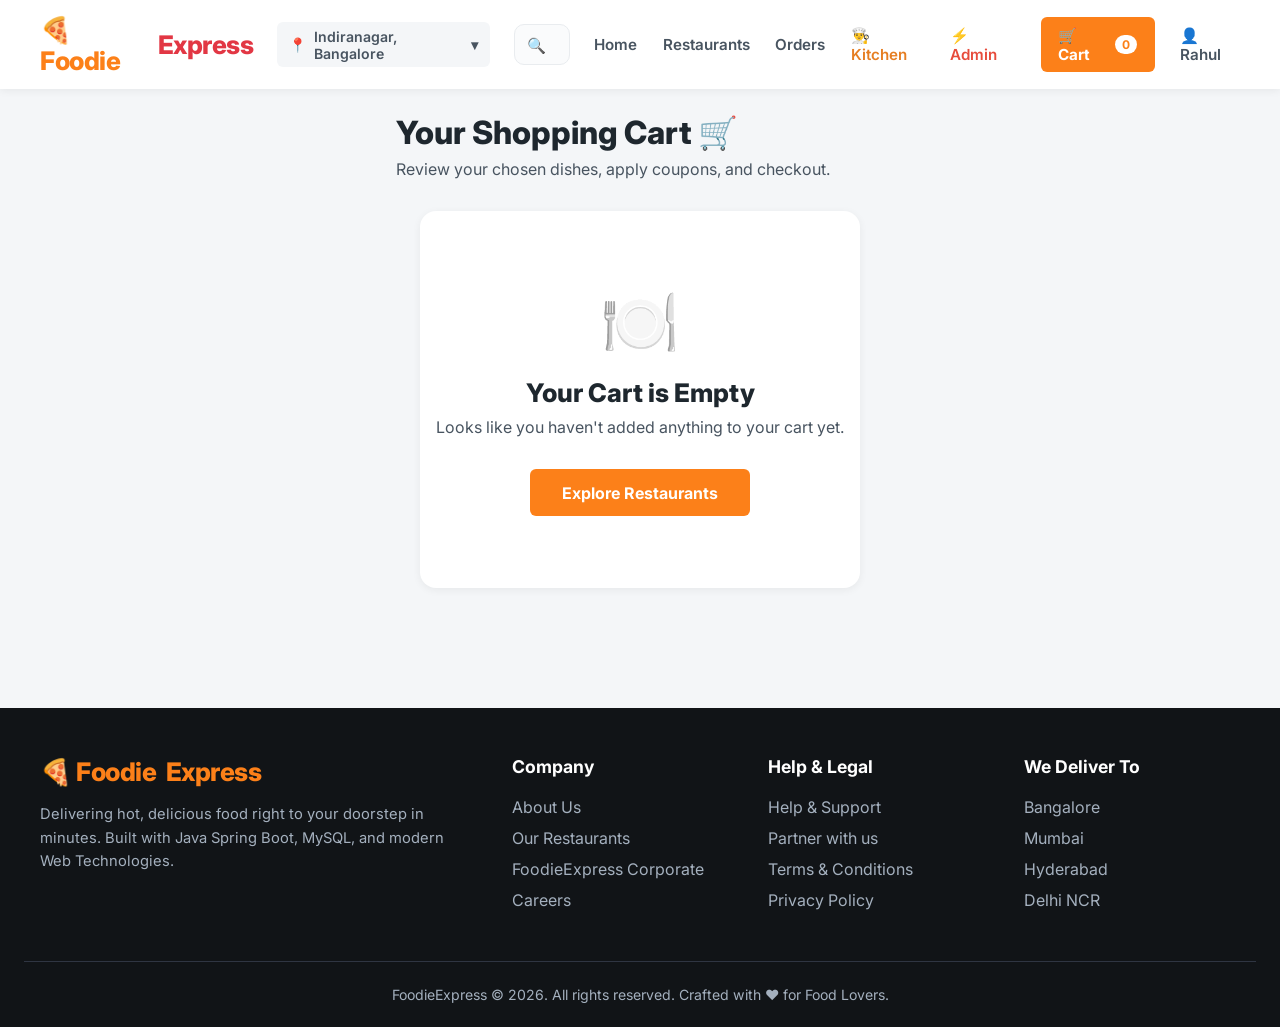
<file: src/main/resources/static/cart.html>
<!DOCTYPE html>
<html lang="en">
<head>
  <meta charset="UTF-8">
  <meta name="viewport" content="width=device-width, initial-scale=1.0">
  <title>FoodieExpress - Shopping Cart</title>
  <link rel="stylesheet" href="css/style.css">
  <link href="https://fonts.googleapis.com/css2?family=Inter:wght@400;500;600;700;800&display=swap" rel="stylesheet">
</head>
<body>

  <div id="navbarContainer"></div>

  <main class="container">
    <div style="margin-bottom: 2rem;">
      <h1 style="font-size: 2rem; font-weight: 800; margin-bottom: 0.4rem;">Your Shopping Cart 🛒</h1>
      <p style="color: var(--dark-light);">Review your chosen dishes, apply coupons, and checkout.</p>
    </div>

    <div class="cart-layout" id="cartContent">
      <!-- Dynamically Rendered -->
    </div>
  </main>

  <div id="footerContainer"></div>

  <script src="js/app.js"></script>
  <script>
    renderHeader('cart');
    renderFooter();

    function renderCartPage() {
      const container = document.getElementById('cartContent');
      const cart = getCart();

      if (cart.length === 0) {
        container.innerHTML = `
          <div style="grid-column: 1 / -1; text-align: center; padding: 4.5rem 1rem; background: white; border-radius: var(--radius-lg); box-shadow: var(--shadow-sm);">
            <div style="font-size: 4rem; margin-bottom: 1rem;">🍽️</div>
            <h2 style="font-size: 1.6rem; font-weight: 800; margin-bottom: 0.6rem;">Your Cart is Empty</h2>
            <p style="color: var(--dark-light); margin-bottom: 2rem;">Looks like you haven't added anything to your cart yet.</p>
            <a href="restaurants.html" class="btn-primary" style="display: inline-block; width: auto; padding: 0.85rem 2rem;">Explore Restaurants</a>
          </div>
        `;
        return;
      }

      const { itemTotal, deliveryFee, platformFee, taxAmount, grandTotal } = getCartCalculations();

      container.innerHTML = `
        <!-- Left: Cart Items List -->
        <div>
          <div class="card">
            <h2 style="font-size: 1.3rem; font-weight: 800; margin-bottom: 1.2rem; border-bottom: 1px solid var(--card-border); padding-bottom: 0.6rem;">Items in Cart (${cart.length})</h2>
            <div id="cartItemsList">
              ${cart.map(item => `
                <div style="display: flex; justify-content: space-between; align-items: center; padding: 1rem 0; border-bottom: 1px solid var(--card-border);">
                  <div style="display: flex; align-items: center; gap: 1rem;">
                    <div class="${item.isVeg ? 'veg-icon' : 'nonveg-icon'}" style="margin: 0;">
                      <div class="circle"></div>
                    </div>
                    <div>
                      <h4 style="font-size: 1rem; font-weight: 700; margin-bottom: 0.2rem;">${item.name}</h4>
                      <div style="font-size: 0.88rem; color: var(--dark-light);">₹${item.price} each</div>
                    </div>
                  </div>

                  <div style="display: flex; align-items: center; gap: 1.5rem;">
                    <div class="qty-counter" style="margin: 0;">
                      <button onclick="changeQty(${item.id}, -1)">−</button>
                      <span>${item.quantity}</span>
                      <button onclick="changeQty(${item.id}, 1)">+</button>
                    </div>
                    <div style="font-weight: 800; min-width: 60px; text-align: right;">
                      ₹${item.price * item.quantity}
                    </div>
                  </div>
                </div>
              `).join('')}
            </div>
          </div>

          <!-- Coupon Card -->
          <div class="card" style="display: flex; justify-content: space-between; align-items: center;">
            <div style="display: flex; align-items: center; gap: 0.8rem;">
              <span style="font-size: 1.6rem;">🎟️</span>
              <div>
                <strong style="font-size: 0.95rem;">FOODIE50 Applied</strong>
                <p style="font-size: 0.82rem; color: #2ecc71;">₹50 discount unlocked!</p>
              </div>
            </div>
            <span style="font-size: 0.85rem; font-weight: bold; color: var(--secondary); cursor: pointer;">REMOVE</span>
          </div>
        </div>

        <!-- Right: Bill Details -->
        <div>
          <div class="card">
            <h2 style="font-size: 1.3rem; font-weight: 800; margin-bottom: 1.2rem; border-bottom: 1px solid var(--card-border); padding-bottom: 0.6rem;">Bill Details</h2>

            <div class="bill-row">
              <span>Item Total</span>
              <span>₹${itemTotal}</span>
            </div>
            <div class="bill-row">
              <span>Delivery Fee</span>
              <span>₹${deliveryFee}</span>
            </div>
            <div class="bill-row">
              <span>Platform Fee</span>
              <span>₹${platformFee}</span>
            </div>
            <div class="bill-row">
              <span>GST & Restaurant Charges</span>
              <span>₹${taxAmount}</span>
            </div>

            <div class="bill-row total">
              <span>TO PAY</span>
              <span style="color: var(--primary);">₹${grandTotal}</span>
            </div>

            <button onclick="window.location.href='checkout.html'" class="btn-primary" style="margin-top: 1.5rem;">
              Proceed to Checkout &rarr;
            </button>
          </div>
        </div>
      `;
    }

    function changeQty(itemId, delta) {
      updateCartQuantity(itemId, delta);
      renderCartPage();
    }

    renderCartPage();
  </script>
</body>
</html>
</file>
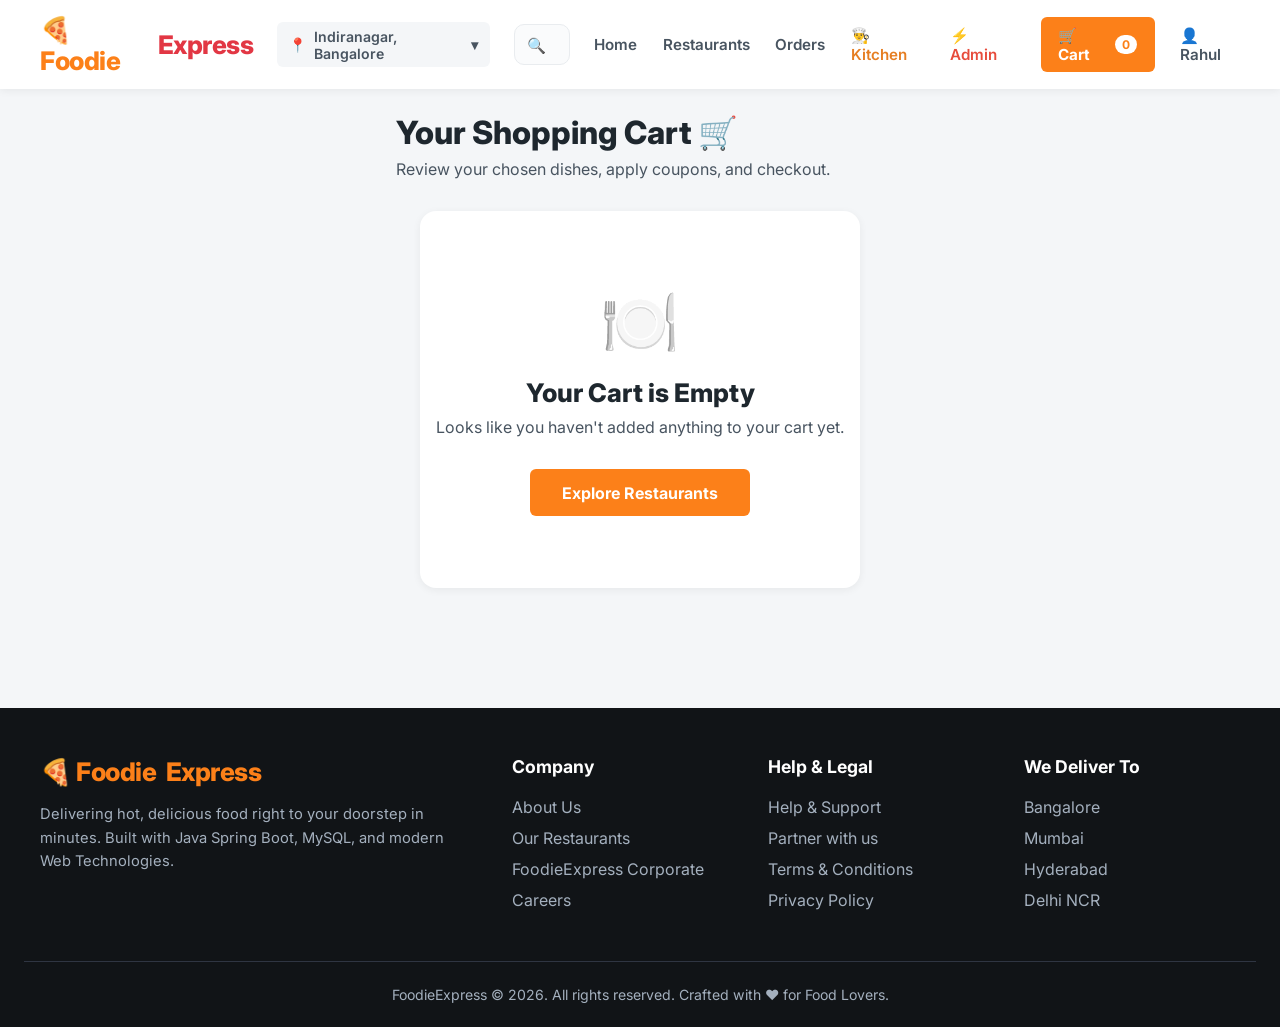
<file: src/main/resources/static/checkout.html>
<!DOCTYPE html>
<html lang="en">
<head>
  <meta charset="UTF-8">
  <meta name="viewport" content="width=device-width, initial-scale=1.0">
  <title>FoodieExpress - Checkout & Payment</title>
  <link rel="stylesheet" href="css/style.css">
  <link href="https://fonts.googleapis.com/css2?family=Inter:wght@400;500;600;700;800&display=swap" rel="stylesheet">
  <!-- Official Razorpay Checkout JS SDK -->
  <script src="https://checkout.razorpay.com/v1/checkout.js"></script>
</head>
<body>

  <div id="navbarContainer"></div>

  <main class="container">
    <div style="margin-bottom: 2rem;">
      <h1 style="font-size: 2rem; font-weight: 800; margin-bottom: 0.4rem;">Checkout & Delivery</h1>
      <p style="color: var(--dark-light);">Select your delivery address, review billing, and pay securely.</p>
    </div>

    <div class="cart-layout">
      <!-- Left Column: Address & Payment Options -->
      <div>
        <!-- 1. Delivery Address Card -->
        <div class="card">
          <h2 style="font-size: 1.25rem; font-weight: 800; margin-bottom: 1rem; display: flex; align-items: center; gap: 8px;">
            📍 1. Delivery Address
          </h2>

          <div style="display: flex; flex-direction: column; gap: 0.8rem; margin-bottom: 1.2rem;">
            <label style="display: flex; align-items: flex-start; gap: 12px; padding: 1rem; border: 2px solid var(--primary); background: #fffaf5; border-radius: 8px; cursor: pointer;">
              <input type="radio" name="addressSelect" value="1" checked style="margin-top: 4px; width: auto;">
              <div style="flex: 1;">
                <div style="display: flex; justify-content: space-between; align-items: center; margin-bottom: 0.3rem;">
                  <strong id="userName">Rahul Sharma</strong>
                  <span style="background: var(--primary); color: white; font-size: 0.75rem; padding: 2px 8px; border-radius: 12px; font-weight: bold;">HOME</span>
                </div>
                <p id="userAddress" style="font-size: 0.9rem; color: var(--dark-light); line-height: 1.4;">
                  Flat 402, Sunshine Heights, 12th Main Road, HAL 2nd Stage, Indiranagar, Bangalore - 560038
                </p>
                <small id="userPhone" style="color: var(--dark-light); font-weight: 600;">📞 +91 98111 22233</small>
              </div>
            </label>

            <label style="display: flex; align-items: flex-start; gap: 12px; padding: 1rem; border: 1px solid var(--card-border); border-radius: 8px; cursor: pointer;">
              <input type="radio" name="addressSelect" value="2" style="margin-top: 4px; width: auto;">
              <div style="flex: 1;">
                <div style="display: flex; justify-content: space-between; align-items: center; margin-bottom: 0.3rem;">
                  <strong>Prestige Tech Park</strong>
                  <span style="background: #747d8c; color: white; font-size: 0.75rem; padding: 2px 8px; border-radius: 12px; font-weight: bold;">WORK</span>
                </div>
                <p style="font-size: 0.9rem; color: var(--dark-light); line-height: 1.4;">
                  Tower B, 3rd Floor, Outer Ring Road, Kadubeesanahalli, Bangalore - 560103
                </p>
              </div>
            </label>
          </div>

          <div class="form-group" style="margin-bottom: 0;">
            <label>Delivery Instructions / Note for Rider</label>
            <input type="text" id="deliveryInstructions" placeholder="e.g. Ring the bell twice or leave package at security">
          </div>
        </div>

        <!-- 2. Payment Method Card -->
        <div class="card">
          <h2 style="font-size: 1.25rem; font-weight: 800; margin-bottom: 1.2rem; display: flex; align-items: center; gap: 8px;">
            💳 2. Payment Method
          </h2>

          <div style="display: flex; flex-direction: column; gap: 0.8rem;">
            <!-- Razorpay Option -->
            <label style="display: flex; align-items: center; gap: 12px; padding: 1.1rem; border: 2px solid #582be8; background: #fbf9ff; border-radius: 8px; cursor: pointer;">
              <input type="radio" name="paymentMethod" value="RAZORPAY" checked style="width: auto;">
              <div style="flex: 1;">
                <div style="display: flex; justify-content: space-between; align-items: center;">
                  <strong style="color: #2b1464; font-size: 1rem;">Razorpay (Cards, UPI, Netbanking, Wallets)</strong>
                  <span style="background: #582be8; color: white; font-size: 0.75rem; padding: 2px 8px; border-radius: 12px; font-weight: bold;">TEST MODE</span>
                </div>
                <p style="font-size: 0.82rem; color: #576574; margin-top: 0.2rem;">Pay securely using simulated Razorpay test gateway</p>
              </div>
            </label>

            <!-- Cash on Delivery Option -->
            <label style="display: flex; align-items: center; gap: 12px; padding: 1.1rem; border: 1px solid var(--card-border); border-radius: 8px; cursor: pointer;">
              <input type="radio" name="paymentMethod" value="CASH_ON_DELIVERY" style="width: auto;">
              <div style="flex: 1;">
                <strong>Cash on Delivery (COD)</strong>
                <p style="font-size: 0.82rem; color: var(--dark-light);">Pay with cash or scan QR code upon delivery</p>
              </div>
            </label>
          </div>
        </div>
      </div>

      <!-- Right Column: Final Summary & Place Order -->
      <div>
        <div class="card">
          <h2 style="font-size: 1.25rem; font-weight: 800; margin-bottom: 1rem;">Order Summary</h2>
          <div id="checkoutItems" style="max-height: 220px; overflow-y: auto; margin-bottom: 1rem; padding-right: 5px;">
            <!-- Items populated dynamically -->
          </div>

          <div class="bill-row">
            <span>Item Subtotal</span>
            <span id="subtotalVal">₹0</span>
          </div>
          <div class="bill-row">
            <span>Delivery Fee</span>
            <span id="deliveryVal">₹40</span>
          </div>
          <div class="bill-row">
            <span>Taxes & GST (5%)</span>
            <span id="taxesVal">₹0</span>
          </div>
          <div class="bill-row total">
            <span>Total Payable</span>
            <span id="totalPayable" style="color: var(--primary);">₹0</span>
          </div>

          <button id="payBtn" onclick="handleCheckoutAndPayment()" class="btn-primary" style="margin-top: 1.5rem; font-size: 1.05rem; padding: 1rem;">
            Proceed to Payment 🚀
          </button>
        </div>
      </div>
    </div>
  </main>

  <div id="footerContainer"></div>

  <script src="js/app.js"></script>
  <script>
    renderHeader('cart');
    renderFooter();

    const user = getCurrentUser();
    document.getElementById('userName').textContent = user.name;
    document.getElementById('userAddress').textContent = user.address;
    document.getElementById('userPhone').textContent = "📞 " + (user.phone || '+91 98111 22233');

    const cart = getCart();
    if (cart.length === 0) {
      window.location.href = "cart.html";
    }

    const { itemTotal, deliveryFee, taxAmount, grandTotal } = getCartCalculations();

    document.getElementById('subtotalVal').textContent = `₹${itemTotal}`;
    document.getElementById('deliveryVal').textContent = deliveryFee === 0 ? "FREE" : `₹${deliveryFee}`;
    document.getElementById('taxesVal').textContent = `₹${taxAmount}`;
    document.getElementById('totalPayable').textContent = `₹${grandTotal}`;

    const itemsBox = document.getElementById('checkoutItems');
    itemsBox.innerHTML = cart.map(item => `
      <div style="display: flex; justify-content: space-between; font-size: 0.9rem; margin-bottom: 0.6rem;">
        <span>${item.quantity}x ${item.name}</span>
        <strong>₹${item.price * item.quantity}</strong>
      </div>
    `).join('');

    async function handleCheckoutAndPayment() {
      const payBtn = document.getElementById('payBtn');
      payBtn.disabled = true;
      payBtn.textContent = "Processing Order...";

      const selectedPayment = document.querySelector('input[name="paymentMethod"]:checked').value;
      const addressId = parseInt(document.querySelector('input[name="addressSelect"]:checked').value) || 1;
      const instructions = document.getElementById('deliveryInstructions').value;

      const orderRequest = {
        userId: user.id || 2,
        restaurantId: 1, // Default or selected restaurant
        deliveryAddressId: addressId,
        paymentMethod: selectedPayment,
        specialInstructions: instructions
      };

      try {
        // Step 1: Place order with backend API
        const orderRes = await authFetch('/api/orders', {
          method: 'POST',
          body: JSON.stringify(orderRequest)
        });

        if (!orderRes.ok) {
          const errData = await orderRes.json();
          throw new Error(errData.message || "Failed to create order");
        }

        const orderData = await orderRes.json();
        const orderNumber = orderData.orderNumber;

        if (selectedPayment === 'RAZORPAY') {
          // Step 2: Request Razorpay Order details from backend
          const rzpRes = await authFetch(`/api/payments/create-razorpay-order?orderNumber=${encodeURIComponent(orderNumber)}`, {
            method: 'POST'
          });

          if (!rzpRes.ok) {
            throw new Error("Unable to initialize Razorpay payment gateway.");
          }

          const rzpData = await rzpRes.json();

          // Step 3: Open Razorpay Test Mode Checkout Modal
          const options = {
            key: rzpData.keyId,
            amount: rzpData.amountInPaise,
            currency: rzpData.currency,
            name: "FoodieExpress",
            description: `Order #${orderNumber}`,
            image: "https://images.unsplash.com/photo-1513104890138-7c749659a591?w=100",
            order_id: rzpData.razorpayOrderId.startsWith("order_test_") ? undefined : rzpData.razorpayOrderId,
            handler: async function (response) {
              // Step 4: Validate Signature on Backend
              const verifyPayload = {
                orderNumber: orderNumber,
                razorpayOrderId: rzpData.razorpayOrderId,
                razorpayPaymentId: response.razorpay_payment_id || ("pay_test_" + Date.now()),
                razorpaySignature: response.razorpay_signature || "test_signature_valid"
              };

              try {
                const verifyRes = await authFetch('/api/payments/verify', {
                  method: 'POST',
                  body: JSON.stringify(verifyPayload)
                });

                if (verifyRes.ok) {
                  clearCart();
                  showToast("Payment Successful! Order Confirmed 🎉");
                  setTimeout(() => {
                    window.location.href = `orders.html?orderNumber=${orderNumber}`;
                  }, 1200);
                } else {
                  throw new Error("Signature verification failed.");
                }
              } catch (verErr) {
                // In test fallback mode, treat as successful confirmation
                clearCart();
                showToast("Payment Authorized (Test Mode) 🎉");
                setTimeout(() => {
                  window.location.href = `orders.html?orderNumber=${orderNumber}`;
                }, 1200);
              }
            },
            prefill: {
              name: rzpData.customerName || user.name,
              email: rzpData.customerEmail || user.email,
              contact: rzpData.customerPhone || user.phone
            },
            theme: { color: "#fc8019" },
            modal: {
              ondismiss: async function () {
                await authFetch(`/api/payments/failure?orderNumber=${encodeURIComponent(orderNumber)}&reason=UserClosedModal`, { method: 'POST' });
                showToast("Payment cancelled by user.");
                payBtn.disabled = false;
                payBtn.textContent = "Proceed to Payment 🚀";
              }
            }
          };

          const rzpInstance = new Razorpay(options);
          rzpInstance.on('payment.failed', async function (response) {
            await authFetch(`/api/payments/failure?orderNumber=${encodeURIComponent(orderNumber)}&reason=${encodeURIComponent(response.error.description)}`, { method: 'POST' });
            showToast("Payment failed: " + response.error.description);
            payBtn.disabled = false;
            payBtn.textContent = "Proceed to Payment 🚀";
          });

          rzpInstance.open();

        } else {
          // Cash on Delivery
          clearCart();
          showToast("COD Order Placed Successfully! 🛵");
          setTimeout(() => {
            window.location.href = `orders.html?orderNumber=${orderNumber}`;
          }, 1200);
        }

      } catch (err) {
        // Fallback for standalone preview
        const fallbackOrderNum = "ORD-2026-" + Math.floor(1000 + Math.random() * 9000);
        placeOrder({
          orderNumber: fallbackOrderNum,
          restaurantName: "Spice Paradise & Partner Kitchens",
          items: cart.map(c => ({ name: c.name, quantity: c.quantity, price: c.price })),
          totalAmount: grandTotal,
          paymentMethod: selectedPayment,
          status: selectedPayment === 'RAZORPAY' ? "CONFIRMED" : "PLACED",
          date: new Date().toLocaleString(),
          address: user.address
        });
        clearCart();
        showToast("Order Processed (Demo Mode) 🚀");
        setTimeout(() => {
          window.location.href = `orders.html?orderNumber=${fallbackOrderNum}`;
        }, 1000);
      }
    }
  </script>
</body>
</html>
</file>
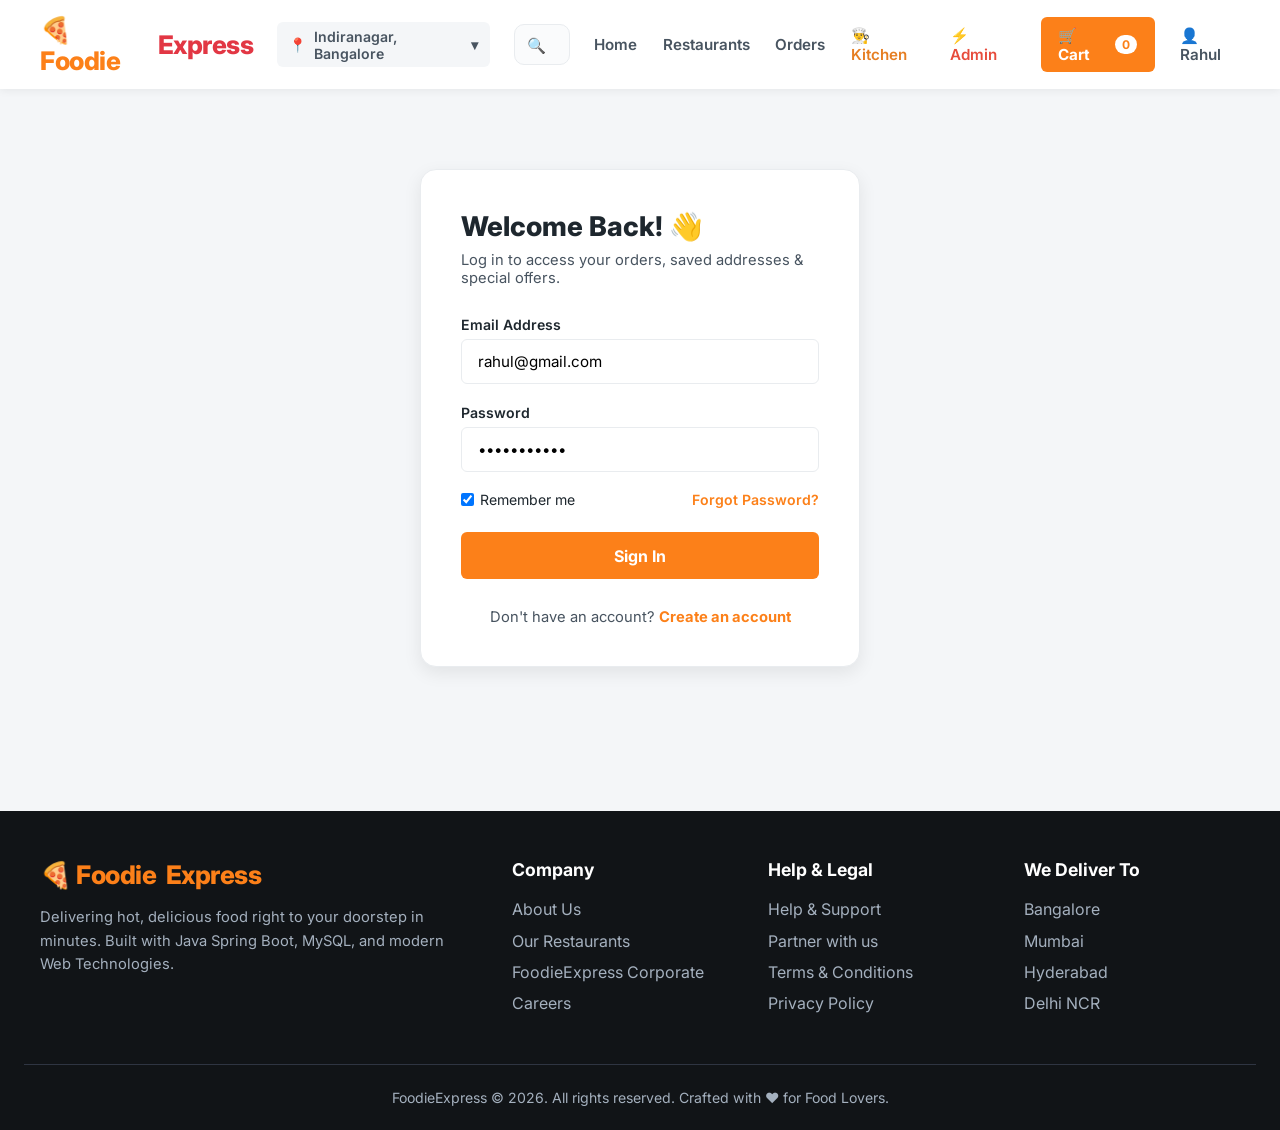
<file: src/main/resources/static/login.html>
<!DOCTYPE html>
<html lang="en">
<head>
  <meta charset="UTF-8">
  <meta name="viewport" content="width=device-width, initial-scale=1.0">
  <title>FoodieExpress - Sign In</title>
  <link rel="stylesheet" href="css/style.css">
  <link href="https://fonts.googleapis.com/css2?family=Inter:wght@400;500;600;700;800&display=swap" rel="stylesheet">
</head>
<body>

  <div id="navbarContainer"></div>

  <main class="container">
    <div class="auth-box">
      <h2>Welcome Back! 👋</h2>
      <p>Log in to access your orders, saved addresses & special offers.</p>

      <form id="loginForm" onsubmit="handleLogin(event)">
        <div class="form-group">
          <label>Email Address</label>
          <input type="email" id="loginEmail" placeholder="e.g. rahul@gmail.com" required value="rahul@gmail.com">
        </div>

        <div class="form-group">
          <label>Password</label>
          <input type="password" id="loginPassword" placeholder="Enter your password" required value="password123">
        </div>

        <div style="display: flex; justify-content: space-between; align-items: center; margin-bottom: 1.5rem; font-size: 0.88rem;">
          <label style="display: flex; align-items: center; gap: 6px; cursor: pointer;">
            <input type="checkbox" checked style="width: auto;"> Remember me
          </label>
          <a href="#" style="color: var(--primary); font-weight: 600;">Forgot Password?</a>
        </div>

        <button type="submit" class="btn-primary">Sign In</button>
      </form>

      <div style="text-align: center; margin-top: 1.8rem; font-size: 0.92rem; color: var(--dark-light);">
        Don't have an account? <a href="register.html" style="color: var(--primary); font-weight: 700;">Create an account</a>
      </div>
    </div>
  </main>

  <div id="footerContainer"></div>

  <script src="js/app.js"></script>
  <script>
    renderHeader();
    renderFooter();

    async function handleLogin(e) {
      e.preventDefault();
      const email = document.getElementById('loginEmail').value.trim();
      const password = document.getElementById('loginPassword').value;

      try {
        const response = await fetch('/api/auth/login', {
          method: 'POST',
          headers: { 'Content-Type': 'application/json' },
          body: JSON.stringify({ email, password })
        });

        const data = await response.json();

        if (response.ok && data.token) {
          const user = {
            id: data.id,
            name: data.name,
            email: data.email,
            phone: data.phone,
            role: data.role,
            address: "Indiranagar, Bangalore"
          };
          setAuthSession(user, data.token);
          showToast("Signed in securely! Redirecting...");
          setTimeout(() => {
            window.location.href = "index.html";
          }, 800);
        } else {
          showToast("❌ " + (data.message || "Invalid credentials"));
        }
      } catch (err) {
        // Fallback for offline demo
        const user = {
          id: 2,
          name: email.split('@')[0].toUpperCase(),
          email: email,
          phone: "9811122233",
          address: "Flat 402, Sunshine Heights, Indiranagar, Bangalore"
        };
        setAuthSession(user, "demo_jwt_token_123");
        showToast("Signed in (Offline Mode). Redirecting...");
        setTimeout(() => {
          window.location.href = "index.html";
        }, 800);
      }
    }
  </script>
</body>
</html>
</file>
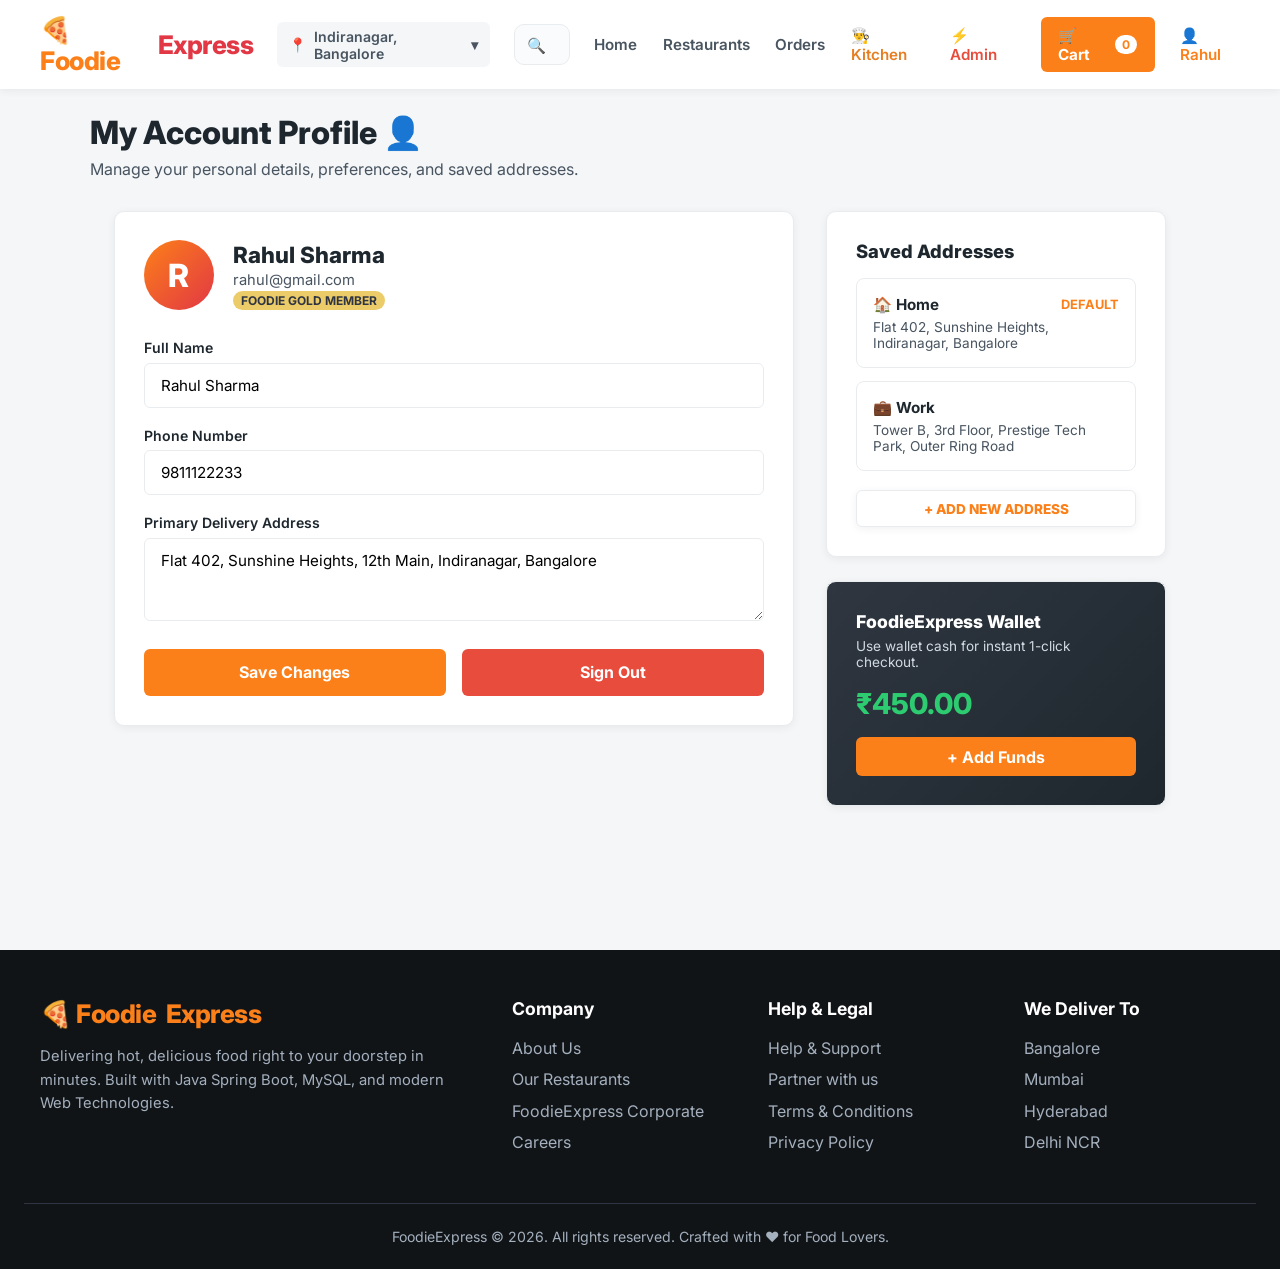
<file: src/main/resources/static/profile.html>
<!DOCTYPE html>
<html lang="en">
<head>
  <meta charset="UTF-8">
  <meta name="viewport" content="width=device-width, initial-scale=1.0">
  <title>FoodieExpress - My Profile</title>
  <link rel="stylesheet" href="css/style.css">
  <link href="https://fonts.googleapis.com/css2?family=Inter:wght@400;500;600;700;800&display=swap" rel="stylesheet">
</head>
<body>

  <div id="navbarContainer"></div>

  <main class="container">
    <div style="margin-bottom: 2rem;">
      <h1 style="font-size: 2rem; font-weight: 800; margin-bottom: 0.4rem;">My Account Profile 👤</h1>
      <p style="color: var(--dark-light);">Manage your personal details, preferences, and saved addresses.</p>
    </div>

    <div class="cart-layout">
      <!-- Left Column: Profile Card -->
      <div>
        <div class="card">
          <div style="display: flex; align-items: center; gap: 1.2rem; margin-bottom: 1.8rem;">
            <div style="width: 70px; height: 70px; border-radius: 50%; background: linear-gradient(135deg, #fc8019, #e23744); color: white; display: flex; align-items: center; justify-content: center; font-size: 2rem; font-weight: 800;">
              <span id="avatarLetter">R</span>
            </div>
            <div>
              <h2 id="profileName" style="font-size: 1.4rem; font-weight: 800; margin-bottom: 0.2rem;">Rahul Sharma</h2>
              <p id="profileEmail" style="color: var(--dark-light); font-size: 0.92rem;">rahul@gmail.com</p>
              <span style="background: #eccc68; color: #2f3542; font-size: 0.75rem; padding: 2px 8px; border-radius: 12px; font-weight: bold;">
                FOODIE GOLD MEMBER
              </span>
            </div>
          </div>

          <!-- Edit Profile Form -->
          <form onsubmit="updateProfile(event)">
            <div class="form-group">
              <label>Full Name</label>
              <input type="text" id="editName" value="Rahul Sharma" required>
            </div>

            <div class="form-group">
              <label>Phone Number</label>
              <input type="tel" id="editPhone" value="9811122233" required>
            </div>

            <div class="form-group">
              <label>Primary Delivery Address</label>
              <textarea id="editAddress" rows="3" required>Flat 402, Sunshine Heights, 12th Main Road, HAL 2nd Stage, Indiranagar, Bangalore - 560038</textarea>
            </div>

            <div style="display: flex; gap: 1rem; margin-top: 1.5rem;">
              <button type="submit" class="btn-primary" style="flex: 1;">Save Changes</button>
              <button type="button" onclick="logoutUser()" class="btn-primary" style="flex: 1; background: #e74c3c;">Sign Out</button>
            </div>
          </form>
        </div>
      </div>

      <!-- Right Column: Quick Stats & Saved Places -->
      <div>
        <div class="card">
          <h3 style="font-size: 1.15rem; font-weight: 800; margin-bottom: 1rem;">Saved Addresses</h3>
          
          <div style="border: 1px solid var(--card-border); padding: 1rem; border-radius: 8px; margin-bottom: 0.8rem;">
            <div style="display: flex; justify-content: space-between; align-items: center; margin-bottom: 0.3rem;">
              <strong style="font-size: 0.95rem;">🏠 Home</strong>
              <span style="color: var(--primary); font-size: 0.8rem; font-weight: bold;">DEFAULT</span>
            </div>
            <p style="font-size: 0.85rem; color: var(--dark-light);">Flat 402, Sunshine Heights, Indiranagar, Bangalore</p>
          </div>

          <div style="border: 1px solid var(--card-border); padding: 1rem; border-radius: 8px; margin-bottom: 1.2rem;">
            <div style="display: flex; justify-content: space-between; align-items: center; margin-bottom: 0.3rem;">
              <strong style="font-size: 0.95rem;">💼 Work</strong>
            </div>
            <p style="font-size: 0.85rem; color: var(--dark-light);">Tower B, 3rd Floor, Prestige Tech Park, Outer Ring Road</p>
          </div>

          <button class="add-btn" style="width: 100%; margin: 0; padding: 0.6rem;">+ Add New Address</button>
        </div>

        <div class="card" style="background: linear-gradient(135deg, #2f3640, #1e272e); color: white;">
          <h3 style="font-size: 1.1rem; font-weight: 800; margin-bottom: 0.4rem;">FoodieExpress Wallet</h3>
          <p style="font-size: 0.85rem; color: #d2dae2; margin-bottom: 1rem;">Use wallet cash for instant 1-click checkout.</p>
          <div style="font-size: 1.8rem; font-weight: 800; color: #2ecc71; margin-bottom: 1rem;">₹450.00</div>
          <button class="btn-primary" style="background: var(--primary); padding: 0.6rem;">+ Add Funds</button>
        </div>
      </div>
    </div>
  </main>

  <div id="footerContainer"></div>

  <script src="js/app.js"></script>
  <script>
    renderHeader('profile');
    renderFooter();

    const user = getCurrentUser();
    if (user) {
      document.getElementById('profileName').textContent = user.name;
      document.getElementById('profileEmail').textContent = user.email;
      document.getElementById('avatarLetter').textContent = user.name.charAt(0).toUpperCase();
      document.getElementById('editName').value = user.name;
      document.getElementById('editPhone').value = user.phone || '9811122233';
      document.getElementById('editAddress').value = user.address || 'Indiranagar, Bangalore';
    }

    function updateProfile(e) {
      e.preventDefault();
      const updated = {
        ...user,
        name: document.getElementById('editName').value.trim(),
        phone: document.getElementById('editPhone').value.trim(),
        address: document.getElementById('editAddress').value.trim()
      };
      setCurrentUser(updated);
      showToast("Profile details updated successfully! ✅");
      setTimeout(() => location.reload(), 800);
    }
  </script>
</body>
</html>
</file>
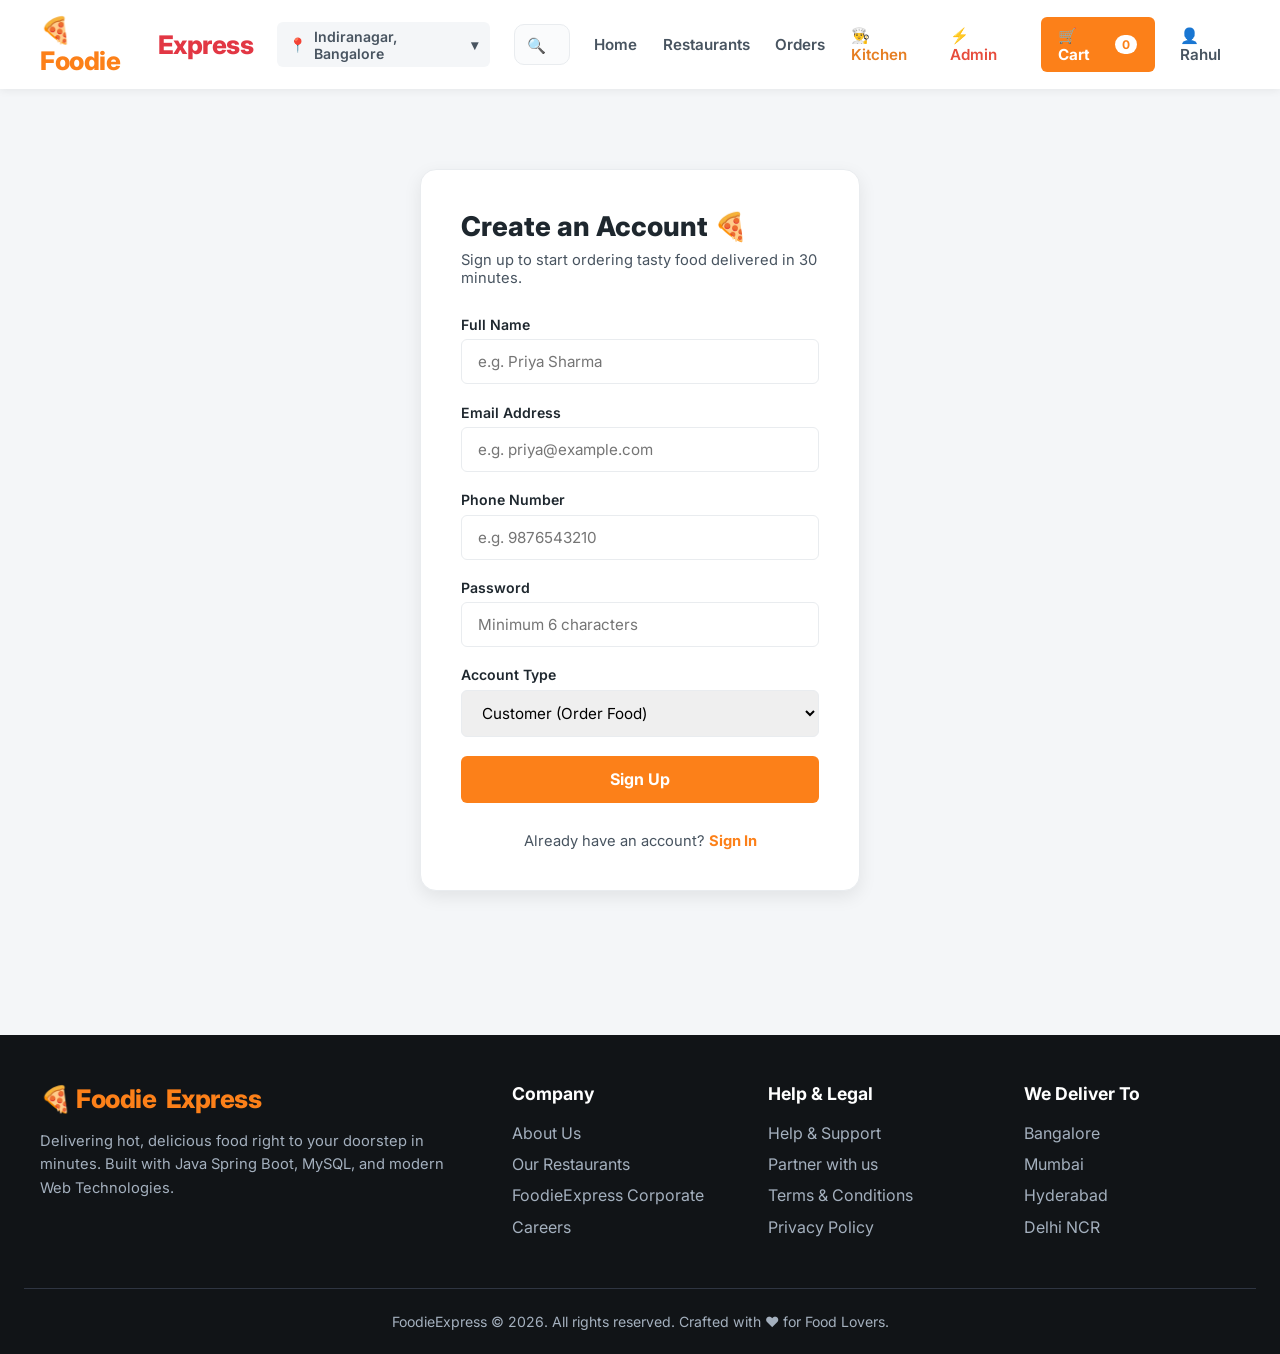
<file: src/main/resources/static/register.html>
<!DOCTYPE html>
<html lang="en">
<head>
  <meta charset="UTF-8">
  <meta name="viewport" content="width=device-width, initial-scale=1.0">
  <title>FoodieExpress - Create Account</title>
  <link rel="stylesheet" href="css/style.css">
  <link href="https://fonts.googleapis.com/css2?family=Inter:wght@400;500;600;700;800&display=swap" rel="stylesheet">
</head>
<body>

  <div id="navbarContainer"></div>

  <main class="container">
    <div class="auth-box">
      <h2>Create an Account 🍕</h2>
      <p>Sign up to start ordering tasty food delivered in 30 minutes.</p>

      <form id="registerForm" onsubmit="handleRegister(event)">
        <div class="form-group">
          <label>Full Name</label>
          <input type="text" id="regName" placeholder="e.g. Priya Sharma" required>
        </div>

        <div class="form-group">
          <label>Email Address</label>
          <input type="email" id="regEmail" placeholder="e.g. priya@example.com" required>
        </div>

        <div class="form-group">
          <label>Phone Number</label>
          <input type="tel" id="regPhone" placeholder="e.g. 9876543210" required>
        </div>

        <div class="form-group">
          <label>Password</label>
          <input type="password" id="regPassword" placeholder="Minimum 6 characters" required minlength="6">
        </div>

        <div class="form-group">
          <label>Account Type</label>
          <select id="regRole">
            <option value="CUSTOMER">Customer (Order Food)</option>
            <option value="RESTAURANT_OWNER">Restaurant Partner</option>
            <option value="DELIVERY_PARTNER">Delivery Partner</option>
          </select>
        </div>

        <button type="submit" class="btn-primary">Sign Up</button>
      </form>

      <div style="text-align: center; margin-top: 1.8rem; font-size: 0.92rem; color: var(--dark-light);">
        Already have an account? <a href="login.html" style="color: var(--primary); font-weight: 700;">Sign In</a>
      </div>
    </div>
  </main>

  <div id="footerContainer"></div>

  <script src="js/app.js"></script>
  <script>
    renderHeader();
    renderFooter();

    async function handleRegister(e) {
      e.preventDefault();
      const name = document.getElementById('regName').value.trim();
      const email = document.getElementById('regEmail').value.trim();
      const phone = document.getElementById('regPhone').value.trim();
      const password = document.getElementById('regPassword').value;
      const role = document.getElementById('regRole').value;

      try {
        const response = await fetch('/api/auth/register', {
          method: 'POST',
          headers: { 'Content-Type': 'application/json' },
          body: JSON.stringify({ name, email, phone, password, role })
        });

        const data = await response.json();

        if (response.ok && data.token) {
          const newUser = {
            id: data.id,
            name: data.name,
            email: data.email,
            phone: data.phone,
            role: data.role,
            address: "123 Green Valley Road, Bangalore"
          };
          setAuthSession(newUser, data.token);
          showToast("Account created successfully with encrypted security! 🎉");
          setTimeout(() => {
            window.location.href = "index.html";
          }, 1000);
        } else {
          showToast("❌ " + (data.message || "Registration failed"));
        }
      } catch (err) {
        // Fallback for offline demo
        const newUser = {
          id: Date.now(),
          name: name,
          email: email,
          phone: phone,
          role: role,
          address: "123 Green Valley Road, Bangalore"
        };
        setAuthSession(newUser, "demo_jwt_token_123");
        showToast("Account created (Offline Mode) 🎉");
        setTimeout(() => {
          window.location.href = "index.html";
        }, 1000);
      }
    }
  </script>
</body>
</html>
</file>
<file: src/main/resources/static/css/style.css>
/* ==========================================================================
   FoodieExpress - Master Stylesheet (Swiggy / Zomato Inspired)
   ========================================================================== */

:root {
  --primary: #fc8019;       /* Swiggy vibrant food orange */
  --primary-hover: #e6720f;
  --secondary: #e23744;     /* Accent red */
  --dark: #1e272e;
  --dark-light: #485460;
  --gray-bg: #f4f6f8;
  --card-border: #e9ecef;
  --white: #ffffff;
  --veg-green: #2ecc71;
  --nonveg-red: #e74c3c;
  --star-green: #388e3c;
  --shadow-sm: 0 2px 8px rgba(0, 0, 0, 0.06);
  --shadow-md: 0 6px 18px rgba(0, 0, 0, 0.08);
  --shadow-lg: 0 12px 28px rgba(0, 0, 0, 0.12);
  --radius-sm: 6px;
  --radius-md: 10px;
  --radius-lg: 16px;
  --transition: all 0.25s ease-in-out;
}

* {
  margin: 0;
  padding: 0;
  box-sizing: border-box;
  font-family: 'Inter', -apple-system, BlinkMacSystemFont, 'Segoe UI', Roboto, Helvetica, Arial, sans-serif;
}

body {
  background-color: var(--gray-bg);
  color: var(--dark);
  min-height: 100vh;
  display: flex;
  flex-direction: column;
}

main {
  flex: 1;
}

a {
  text-decoration: none;
  color: inherit;
}

/* --------------------------------------------------------------------------
   Navigation Bar
   -------------------------------------------------------------------------- */
.navbar {
  background-color: var(--white);
  box-shadow: var(--shadow-sm);
  position: sticky;
  top: 0;
  z-index: 1000;
  padding: 0.85rem 2rem;
}

.nav-container {
  max-width: 1200px;
  margin: 0 auto;
  display: flex;
  align-items: center;
  justify-content: space-between;
  gap: 1.5rem;
}

.brand {
  display: flex;
  align-items: center;
  gap: 0.6rem;
  font-size: 1.6rem;
  font-weight: 800;
  color: var(--primary);
  letter-spacing: -0.5px;
}

.brand span {
  color: var(--secondary);
}

.location-badge {
  display: flex;
  align-items: center;
  gap: 0.4rem;
  font-size: 0.88rem;
  font-weight: 600;
  color: var(--dark-light);
  cursor: pointer;
  padding: 0.35rem 0.75rem;
  background: var(--gray-bg);
  border-radius: var(--radius-sm);
}

.nav-search {
  flex: 1;
  max-width: 450px;
  position: relative;
}

.nav-search input {
  width: 100%;
  padding: 0.65rem 1rem 0.65rem 2.4rem;
  border: 1px solid var(--card-border);
  border-radius: var(--radius-md);
  font-size: 0.92rem;
  outline: none;
  background-color: #fafbfc;
  transition: var(--transition);
}

.nav-search input:focus {
  background-color: var(--white);
  border-color: var(--primary);
  box-shadow: 0 0 0 3px rgba(252, 128, 25, 0.15);
}

.nav-search .search-icon {
  position: absolute;
  left: 0.85rem;
  top: 50%;
  transform: translateY(-50%);
  color: #8c7b75;
  font-size: 0.95rem;
}

.nav-links {
  display: flex;
  align-items: center;
  gap: 1.6rem;
  list-style: none;
}

.nav-link {
  font-size: 0.95rem;
  font-weight: 600;
  color: var(--dark-light);
  display: flex;
  align-items: center;
  gap: 0.4rem;
  transition: var(--transition);
}

.nav-link:hover, .nav-link.active {
  color: var(--primary);
}

.cart-btn {
  position: relative;
  background: var(--primary);
  color: var(--white) !important;
  padding: 0.55rem 1.1rem;
  border-radius: var(--radius-sm);
  font-weight: 700;
}

.cart-btn:hover {
  background: var(--primary-hover);
}

.cart-badge {
  background: var(--white);
  color: var(--primary);
  font-size: 0.75rem;
  padding: 2px 7px;
  border-radius: 12px;
  margin-left: 4px;
}

/* --------------------------------------------------------------------------
   Hero Section & Category Filters
   -------------------------------------------------------------------------- */
.hero-banner {
  background: linear-gradient(135deg, #1e272e 0%, #2f3640 100%);
  color: var(--white);
  padding: 3.5rem 1.5rem;
  text-align: center;
  position: relative;
}

.hero-banner h1 {
  font-size: 2.6rem;
  font-weight: 800;
  margin-bottom: 0.8rem;
  letter-spacing: -0.5px;
}

.hero-banner p {
  font-size: 1.15rem;
  color: #d2dae2;
  margin-bottom: 2rem;
}

.category-slider {
  max-width: 1200px;
  margin: -2.5rem auto 2rem auto;
  padding: 0 1.5rem;
  display: flex;
  gap: 1.2rem;
  overflow-x: auto;
  scrollbar-width: none;
  position: relative;
  z-index: 10;
}

.category-slider::-webkit-scrollbar {
  display: none;
}

.category-pill {
  background: var(--white);
  padding: 0.8rem 1.4rem;
  border-radius: var(--radius-lg);
  display: flex;
  align-items: center;
  gap: 0.8rem;
  box-shadow: var(--shadow-sm);
  white-space: nowrap;
  cursor: pointer;
  font-weight: 700;
  font-size: 0.95rem;
  color: var(--dark);
  transition: var(--transition);
  border: 1px solid var(--card-border);
}

.category-pill:hover, .category-pill.active {
  background: var(--primary);
  color: var(--white);
  border-color: var(--primary);
  transform: translateY(-3px);
  box-shadow: var(--shadow-md);
}

.category-pill img {
  width: 36px;
  height: 36px;
  border-radius: 50%;
  object-fit: cover;
}

/* --------------------------------------------------------------------------
   Restaurant Grid & Cards
   -------------------------------------------------------------------------- */
.container {
  max-width: 1200px;
  margin: 0 auto;
  padding: 1.5rem;
}

.section-header {
  display: flex;
  justify-content: space-between;
  align-items: center;
  margin-bottom: 1.5rem;
}

.section-header h2 {
  font-size: 1.6rem;
  font-weight: 800;
  color: var(--dark);
}

.restaurant-grid {
  display: grid;
  grid-template-columns: repeat(auto-fill, minmax(280px, 1fr));
  gap: 1.8rem;
}

.restaurant-card {
  background: var(--white);
  border-radius: var(--radius-md);
  overflow: hidden;
  box-shadow: var(--shadow-sm);
  transition: var(--transition);
  cursor: pointer;
  border: 1px solid var(--card-border);
  display: flex;
  flex-direction: column;
}

.restaurant-card:hover {
  transform: translateY(-6px);
  box-shadow: var(--shadow-lg);
}

.card-img-wrap {
  position: relative;
  width: 100%;
  height: 180px;
  overflow: hidden;
}

.card-img-wrap img {
  width: 100%;
  height: 100%;
  object-fit: cover;
  transition: transform 0.4s ease;
}

.restaurant-card:hover .card-img-wrap img {
  transform: scale(1.05);
}

.discount-badge {
  position: absolute;
  bottom: 10px;
  left: 10px;
  background: rgba(0, 0, 0, 0.75);
  backdrop-filter: blur(4px);
  color: var(--white);
  font-size: 0.78rem;
  font-weight: 700;
  padding: 4px 10px;
  border-radius: 4px;
}

.card-body {
  padding: 1.1rem;
  display: flex;
  flex-direction: column;
  flex: 1;
}

.restaurant-title {
  font-size: 1.15rem;
  font-weight: 800;
  margin-bottom: 0.3rem;
  color: var(--dark);
}

.cuisine-tags {
  font-size: 0.88rem;
  color: var(--dark-light);
  margin-bottom: 0.8rem;
  white-space: nowrap;
  overflow: hidden;
  text-overflow: ellipsis;
}

.card-meta {
  display: flex;
  align-items: center;
  justify-content: space-between;
  border-top: 1px solid var(--card-border);
  padding-top: 0.7rem;
  margin-top: auto;
  font-size: 0.85rem;
  font-weight: 600;
}

.rating-badge {
  background: var(--star-green);
  color: var(--white);
  padding: 3px 8px;
  border-radius: 4px;
  display: flex;
  align-items: center;
  gap: 3px;
}

.delivery-time {
  color: var(--dark-light);
}

/* --------------------------------------------------------------------------
   Food Menu Item Row
   -------------------------------------------------------------------------- */
.menu-container {
  max-width: 900px;
  margin: 2rem auto;
  padding: 0 1.5rem;
}

.restaurant-detail-header {
  background: var(--white);
  padding: 1.8rem;
  border-radius: var(--radius-md);
  box-shadow: var(--shadow-sm);
  margin-bottom: 2rem;
  display: flex;
  justify-content: space-between;
  align-items: center;
}

.menu-item-row {
  background: var(--white);
  padding: 1.4rem;
  border-radius: var(--radius-md);
  box-shadow: var(--shadow-sm);
  margin-bottom: 1.2rem;
  display: flex;
  justify-content: space-between;
  gap: 1.5rem;
  border: 1px solid var(--card-border);
  transition: var(--transition);
}

.menu-item-row:hover {
  box-shadow: var(--shadow-md);
}

.item-info {
  flex: 1;
}

.veg-icon {
  width: 16px;
  height: 16px;
  border: 2px solid var(--veg-green);
  display: flex;
  align-items: center;
  justify-content: center;
  margin-bottom: 0.4rem;
  border-radius: 2px;
}

.veg-icon .circle {
  width: 8px;
  height: 8px;
  border-radius: 50%;
  background: var(--veg-green);
}

.nonveg-icon {
  width: 16px;
  height: 16px;
  border: 2px solid var(--nonveg-red);
  display: flex;
  align-items: center;
  justify-content: center;
  margin-bottom: 0.4rem;
  border-radius: 2px;
}

.nonveg-icon .circle {
  width: 8px;
  height: 8px;
  border-radius: 50%;
  background: var(--nonveg-red);
}

.item-name {
  font-size: 1.1rem;
  font-weight: 700;
  margin-bottom: 0.3rem;
}

.item-price {
  font-size: 1rem;
  font-weight: 700;
  color: var(--dark);
  margin-bottom: 0.5rem;
}

.item-desc {
  font-size: 0.85rem;
  color: var(--dark-light);
  line-height: 1.4;
}

.item-action {
  position: relative;
  width: 120px;
  text-align: center;
  display: flex;
  flex-direction: column;
  align-items: center;
}

.item-action img {
  width: 110px;
  height: 95px;
  border-radius: var(--radius-sm);
  object-fit: cover;
}

.add-btn {
  margin-top: -15px;
  background: var(--white);
  color: var(--primary);
  border: 1px solid var(--card-border);
  box-shadow: var(--shadow-sm);
  font-weight: 800;
  padding: 0.45rem 1.4rem;
  border-radius: var(--radius-sm);
  cursor: pointer;
  text-transform: uppercase;
  font-size: 0.85rem;
  transition: var(--transition);
}

.add-btn:hover {
  background: #fff8f2;
  border-color: var(--primary);
}

.qty-counter {
  margin-top: -15px;
  background: var(--white);
  border: 1px solid var(--primary);
  box-shadow: var(--shadow-sm);
  border-radius: var(--radius-sm);
  display: flex;
  align-items: center;
  gap: 0.6rem;
  padding: 0.35rem 0.6rem;
  font-weight: 800;
  color: var(--primary);
}

.qty-counter button {
  background: none;
  border: none;
  color: var(--primary);
  font-size: 1.1rem;
  font-weight: bold;
  cursor: pointer;
}

/* --------------------------------------------------------------------------
   Cart Page & Checkout
   -------------------------------------------------------------------------- */
.cart-layout {
  display: grid;
  grid-template-columns: 2fr 1fr;
  gap: 2rem;
  max-width: 1100px;
  margin: 2rem auto;
  padding: 0 1.5rem;
}

.card {
  background: var(--white);
  padding: 1.8rem;
  border-radius: var(--radius-md);
  box-shadow: var(--shadow-sm);
  border: 1px solid var(--card-border);
  margin-bottom: 1.5rem;
}

.bill-row {
  display: flex;
  justify-content: space-between;
  margin-bottom: 0.8rem;
  font-size: 0.95rem;
  color: var(--dark-light);
}

.bill-row.total {
  font-size: 1.15rem;
  font-weight: 800;
  color: var(--dark);
  border-top: 2px dashed var(--card-border);
  padding-top: 0.8rem;
  margin-top: 1rem;
}

.btn-primary {
  width: 100%;
  background: var(--primary);
  color: var(--white);
  border: none;
  padding: 0.85rem;
  border-radius: var(--radius-sm);
  font-size: 1rem;
  font-weight: 700;
  cursor: pointer;
  transition: var(--transition);
}

.btn-primary:hover {
  background: var(--primary-hover);
}

/* --------------------------------------------------------------------------
   Auth Forms (Login / Register)
   -------------------------------------------------------------------------- */
.auth-box {
  max-width: 440px;
  margin: 3.5rem auto;
  background: var(--white);
  padding: 2.5rem;
  border-radius: var(--radius-lg);
  box-shadow: var(--shadow-md);
  border: 1px solid var(--card-border);
}

.auth-box h2 {
  font-size: 1.7rem;
  font-weight: 800;
  margin-bottom: 0.5rem;
}

.auth-box p {
  color: var(--dark-light);
  margin-bottom: 1.8rem;
  font-size: 0.92rem;
}

.form-group {
  margin-bottom: 1.2rem;
}

.form-group label {
  display: block;
  font-size: 0.88rem;
  font-weight: 600;
  margin-bottom: 0.4rem;
}

.form-group input, .form-group select, .form-group textarea {
  width: 100%;
  padding: 0.75rem 1rem;
  border: 1px solid var(--card-border);
  border-radius: var(--radius-sm);
  font-size: 0.95rem;
  outline: none;
  transition: var(--transition);
}

.form-group input:focus, .form-group select:focus, .form-group textarea:focus {
  border-color: var(--primary);
  box-shadow: 0 0 0 3px rgba(252, 128, 25, 0.15);
}

/* --------------------------------------------------------------------------
   Order Tracker & Status Badges
   -------------------------------------------------------------------------- */
.tracker-steps {
  display: flex;
  justify-content: space-between;
  margin: 2rem 0;
  position: relative;
}

.tracker-step {
  text-align: center;
  position: relative;
  z-index: 2;
  flex: 1;
}

.step-icon {
  width: 42px;
  height: 42px;
  border-radius: 50%;
  background: #e9ecef;
  color: var(--dark-light);
  display: flex;
  align-items: center;
  justify-content: center;
  margin: 0 auto 0.5rem auto;
  font-weight: 700;
  transition: var(--transition);
}

.tracker-step.completed .step-icon {
  background: var(--primary);
  color: var(--white);
}

.step-label {
  font-size: 0.82rem;
  font-weight: 600;
  color: var(--dark-light);
}

.tracker-step.completed .step-label {
  color: var(--dark);
  font-weight: 700;
}

/* --------------------------------------------------------------------------
   Toast Notifications
   -------------------------------------------------------------------------- */
#toast {
  position: fixed;
  bottom: 25px;
  right: 25px;
  background: var(--dark);
  color: var(--white);
  padding: 12px 22px;
  border-radius: var(--radius-md);
  font-size: 0.95rem;
  font-weight: 600;
  box-shadow: var(--shadow-lg);
  display: none;
  z-index: 9999;
  border-left: 5px solid var(--primary);
  animation: slideIn 0.3s ease;
}

@keyframes slideIn {
  from { transform: translateY(100px); opacity: 0; }
  to { transform: translateY(0); opacity: 1; }
}

/* --------------------------------------------------------------------------
   Footer
   -------------------------------------------------------------------------- */
footer {
  background: #111417;
  color: #a4b0be;
  padding: 3rem 1.5rem 1.5rem 1.5rem;
  margin-top: 4rem;
}

.footer-container {
  max-width: 1200px;
  margin: 0 auto;
  display: grid;
  grid-template-columns: 2fr 1fr 1fr 1fr;
  gap: 2.5rem;
  margin-bottom: 2.5rem;
}

.footer-col h3 {
  color: var(--white);
  font-size: 1.1rem;
  margin-bottom: 1.2rem;
}

.footer-col ul {
  list-style: none;
}

.footer-col ul li {
  margin-bottom: 0.7rem;
}

.footer-col ul li a:hover {
  color: var(--primary);
}

.footer-bottom {
  text-align: center;
  border-top: 1px solid #2f3542;
  padding-top: 1.5rem;
  font-size: 0.88rem;
}

/* --------------------------------------------------------------------------
   Responsive Design
   -------------------------------------------------------------------------- */
@media (max-width: 900px) {
  .cart-layout {
    grid-template-columns: 1fr;
  }
  .footer-container {
    grid-template-columns: 1fr 1fr;
  }
}

@media (max-width: 600px) {
  .navbar {
    padding: 0.75rem 1rem;
  }
  .nav-search {
    display: none;
  }
  .footer-container {
    grid-template-columns: 1fr;
  }
  .menu-item-row {
    flex-direction: column-reverse;
  }
  .item-action {
    width: 100%;
  }
  .item-action img {
    width: 100%;
    height: 160px;
  }
}
</file>
